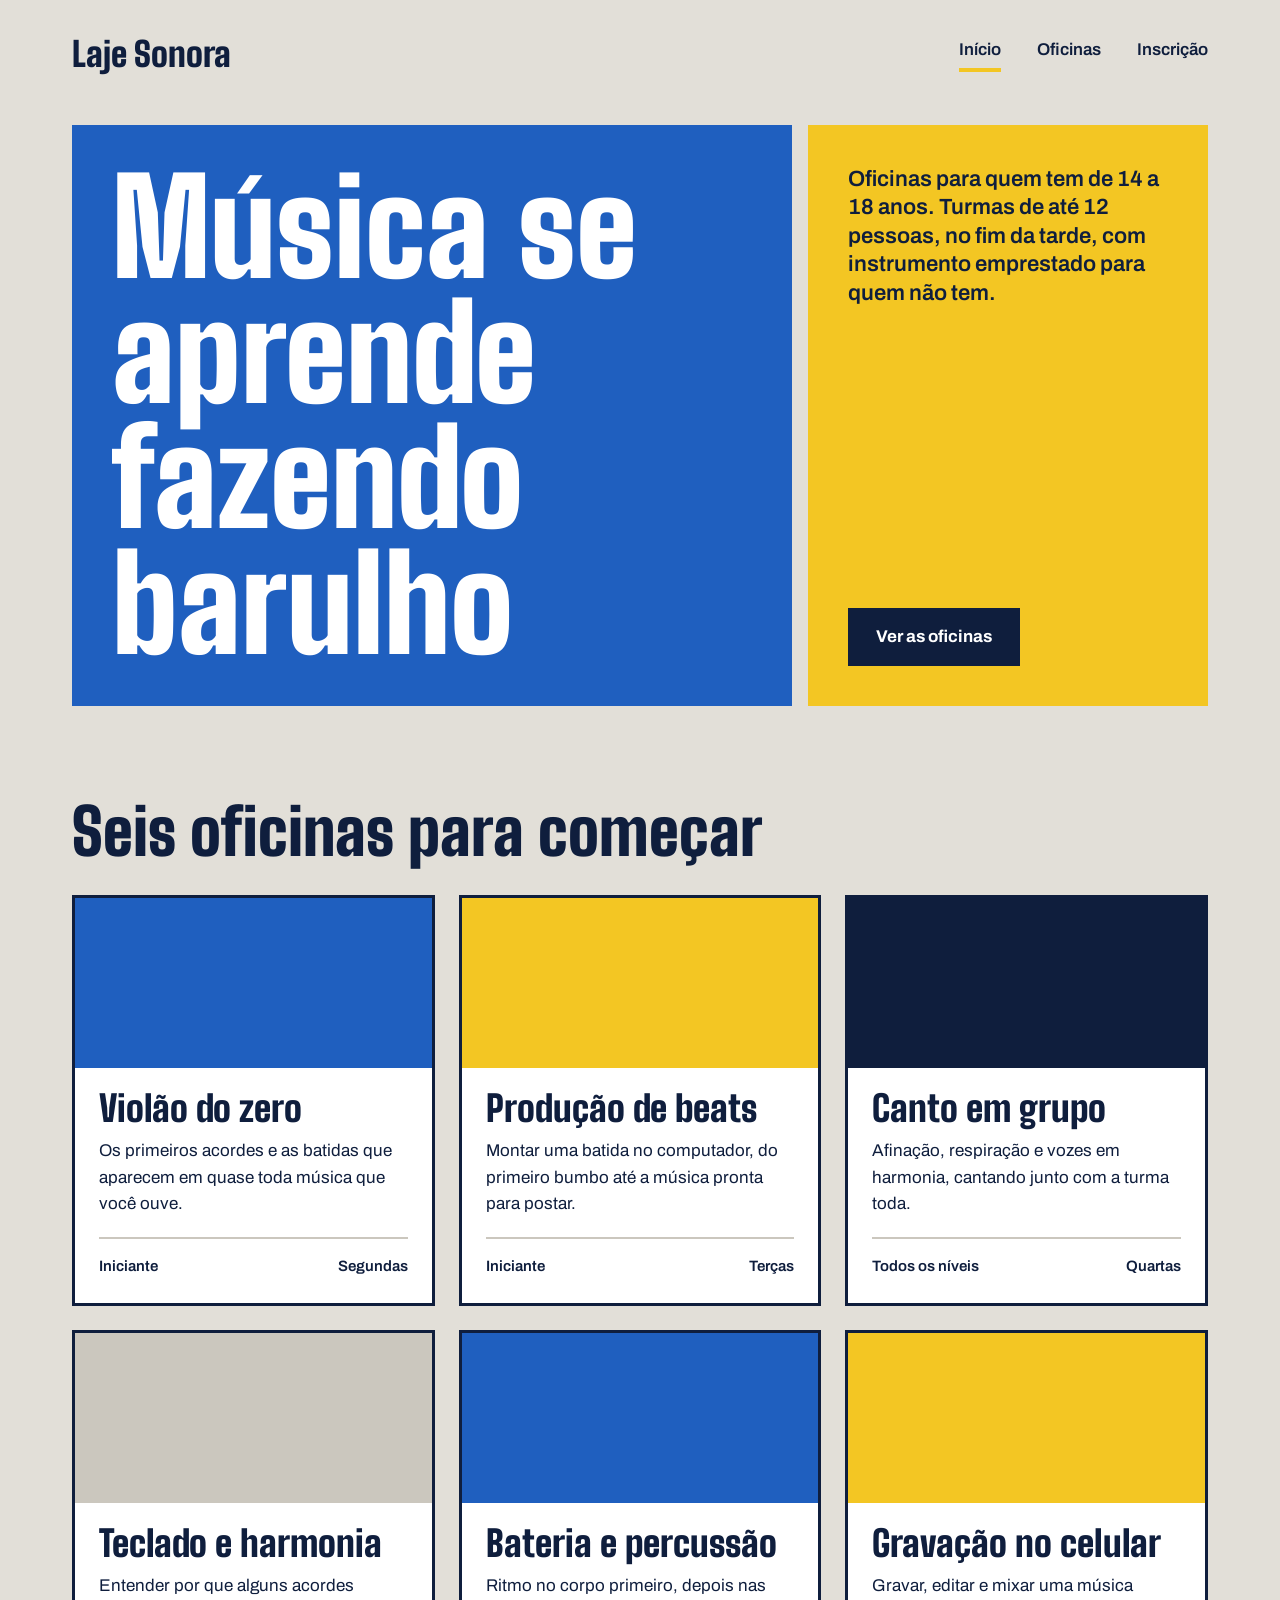
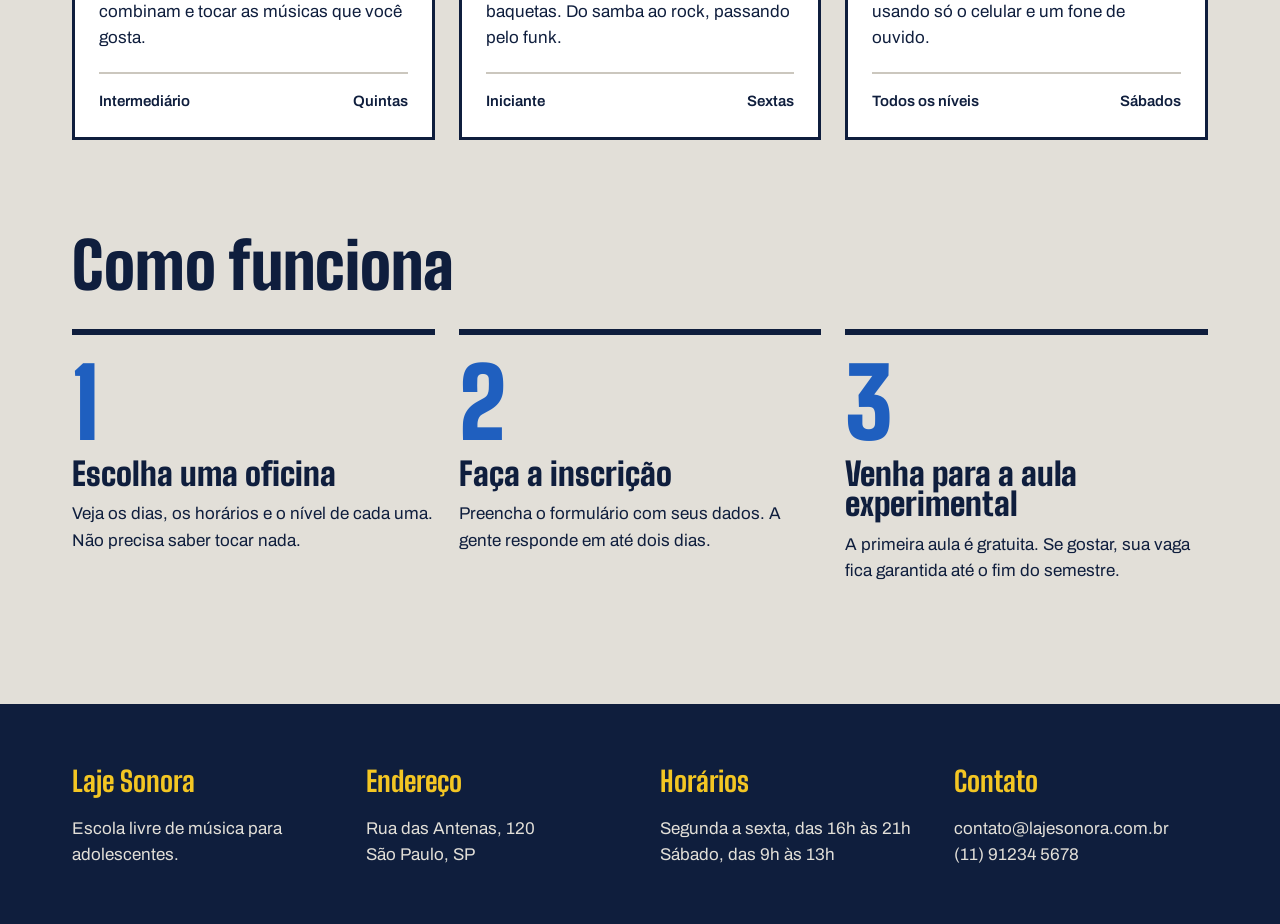
<file: index.html>
<!DOCTYPE html>
<html lang="pt-BR">
    <head>
        <meta charset="UTF-8">
        <meta name="viewport" content="width=device-width, initial-scale=1.0">
        <title>Laje Sonora | Início</title>
        <link rel="preconnect" href="https://fonts.googleapis.com">
    <link rel="preconnect" href="https://fonts.gstatic.com" crossorigin>
    <link href="https://fonts.googleapis.com/css2?family=Archivo:ital,wght@0,100..900;1,100..900&family=Big+Shoulders:opsz,wght@10..72,100..900&display=swap" rel="stylesheet">
        <link rel="stylesheet" href="index.css">
    </head>
<body>

    
    <header class="conteudo topo">
        <a href="index.html" class="logo">Laje Sonora</a>
        <nav class="menu">
            <a href="index.html" class="atual">Início</a>
            <a href="oficinas.html">Oficinas</a>
            <a href="inscricao.html">Inscrição</a>
        </nav>
    </header>

    <main>
        <section class="conteudo cartazes">
            <div class="cartaz cartaz-principal">
                <h1>Música se aprende fazendo barulho</h1>
            </div>
            <div class="cartaz cartaz-lateral">
                <p>Oficinas para quem tem de 14 a 18 anos. Turmas de até 12 pessoas, no fim da tarde, com instrumento emprestado para quem não tem.</p>
                <a href="oficinas.html" class="botao">Ver as oficinas</a>
            </div>
        </section>

        <section class="conteudo secao">
            <h2 class="titulo-secao">Seis oficinas para começar</h2>
            
            <div class="cards">
                
                <article class="card">
                    <div class="foto foto-azul"></div>
                    <div class="card-texto">
                        <h3>Violão do zero</h3>
                        <p>Os primeiros acordes e as batidas que aparecem em quase toda música que você ouve.</p>
                        <div class="card-info">
                            <span>Iniciante</span>
                            <span>Segundas</span>
                        </div>
                    </div>
                </article>

                <article class="card">
                    <div class="foto foto-amarela"></div>
                    <div class="card-texto">
                        <h3>Produção de beats</h3>
                        <p>Montar uma batida no computador, do primeiro bumbo até a música pronta para postar.</p>
                        <div class="card-info">
                            <span>Iniciante</span>
                            <span>Terças</span>
                        </div>
                    </div>
                </article>

                <article class="card">
                    <div class="foto foto-tinta"></div>
                    <div class="card-texto">
                        <h3>Canto em grupo</h3>
                        <p>Afinação, respiração e vozes em harmonia, cantando junto com a turma toda.</p>
                        <div class="card-info">
                            <span>Todos os níveis</span>
                            <span>Quartas</span>
                        </div>
                    </div>
                </article>

                <article class="card">
                    <div class="foto"></div>
                    <div class="card-texto">
                        <h3>Teclado e harmonia</h3>
                        <p>Entender por que alguns acordes combinam e tocar as músicas que você gosta.</p>
                        <div class="card-info">
                            <span>Intermediário</span>
                            <span>Quintas</span>
                        </div>
                    </div>
                </article>

                <article class="card">
                    <div class="foto foto-azul"></div>
                    <div class="card-texto">
                        <h3>Bateria e percussão</h3>
                        <p>Ritmo no corpo primeiro, depois nas baquetas. Do samba ao rock, passando pelo funk.</p>
                        <div class="card-info">
                            <span>Iniciante</span>
                            <span>Sextas</span>
                        </div>
                    </article>

                <article class="card">
                    <div class="foto foto-amarela"></div>
                    <div class="card-texto">
                        <h3>Gravação no celular</h3>
                        <p>Gravar, editar e mixar uma música usando só o celular e um fone de ouvido.</p>
                        <div class="card-info">
                            <span>Todos os níveis</span>
                            <span>Sábados</span>
                        </div>
                    </div>
                </article>

            </div>
        </section>
        <section class="conteudo secao">
            <h2 class="titulo-secao">Como funciona</h2>
            
            <div class="passos">
                
                <div class="passo">
                    <p class="passo-numero">1</p>
                    <h3>Escolha uma oficina</h3>
                    <p>Veja os dias, os horários e o nível de cada uma. Não precisa saber tocar nada.</p>
                </div>

                <div class="passo">
                    <p class="passo-numero">2</p>
                    <h3>Faça a inscrição</h3>
                    <p>Preencha o formulário com seus dados. A gente responde em até dois dias.</p>
                </div>

                <div class="passo">
                    <p class="passo-numero">3</p>
                    <h3>Venha para a aula experimental</h3>
                    <p>A primeira aula é gratuita. Se gostar, sua vaga fica garantida até o fim do semestre.</p>
                </div>

            </div>
        </section>
    </main>
    <footer class="rodape">
        <div class="conteudo rodape-colunas">
            
            <div class="rodape-coluna">
                <h4>Laje Sonora</h4>
                <p>Escola livre de música para adolescentes.</p>
            </div>
    
            <div class="rodape-coluna">
                <h4>Endereço</h4>
                <p>Rua das Antenas, 120<br>São Paulo, SP</p>
            </div>
    
            <div class="rodape-coluna">
                <h4>Horários</h4>
                <p>Segunda a sexta, das 16h às 21h<br>Sábado, das 9h às 13h</p>
            </div>
    
            <div class="rodape-coluna">
                <h4>Contato</h4>
                <p>contato@lajesonora.com.br<br>(11) 91234 5678</p>
            </div>
    
        </div>
    </footer>
</body>
</html>
</file>
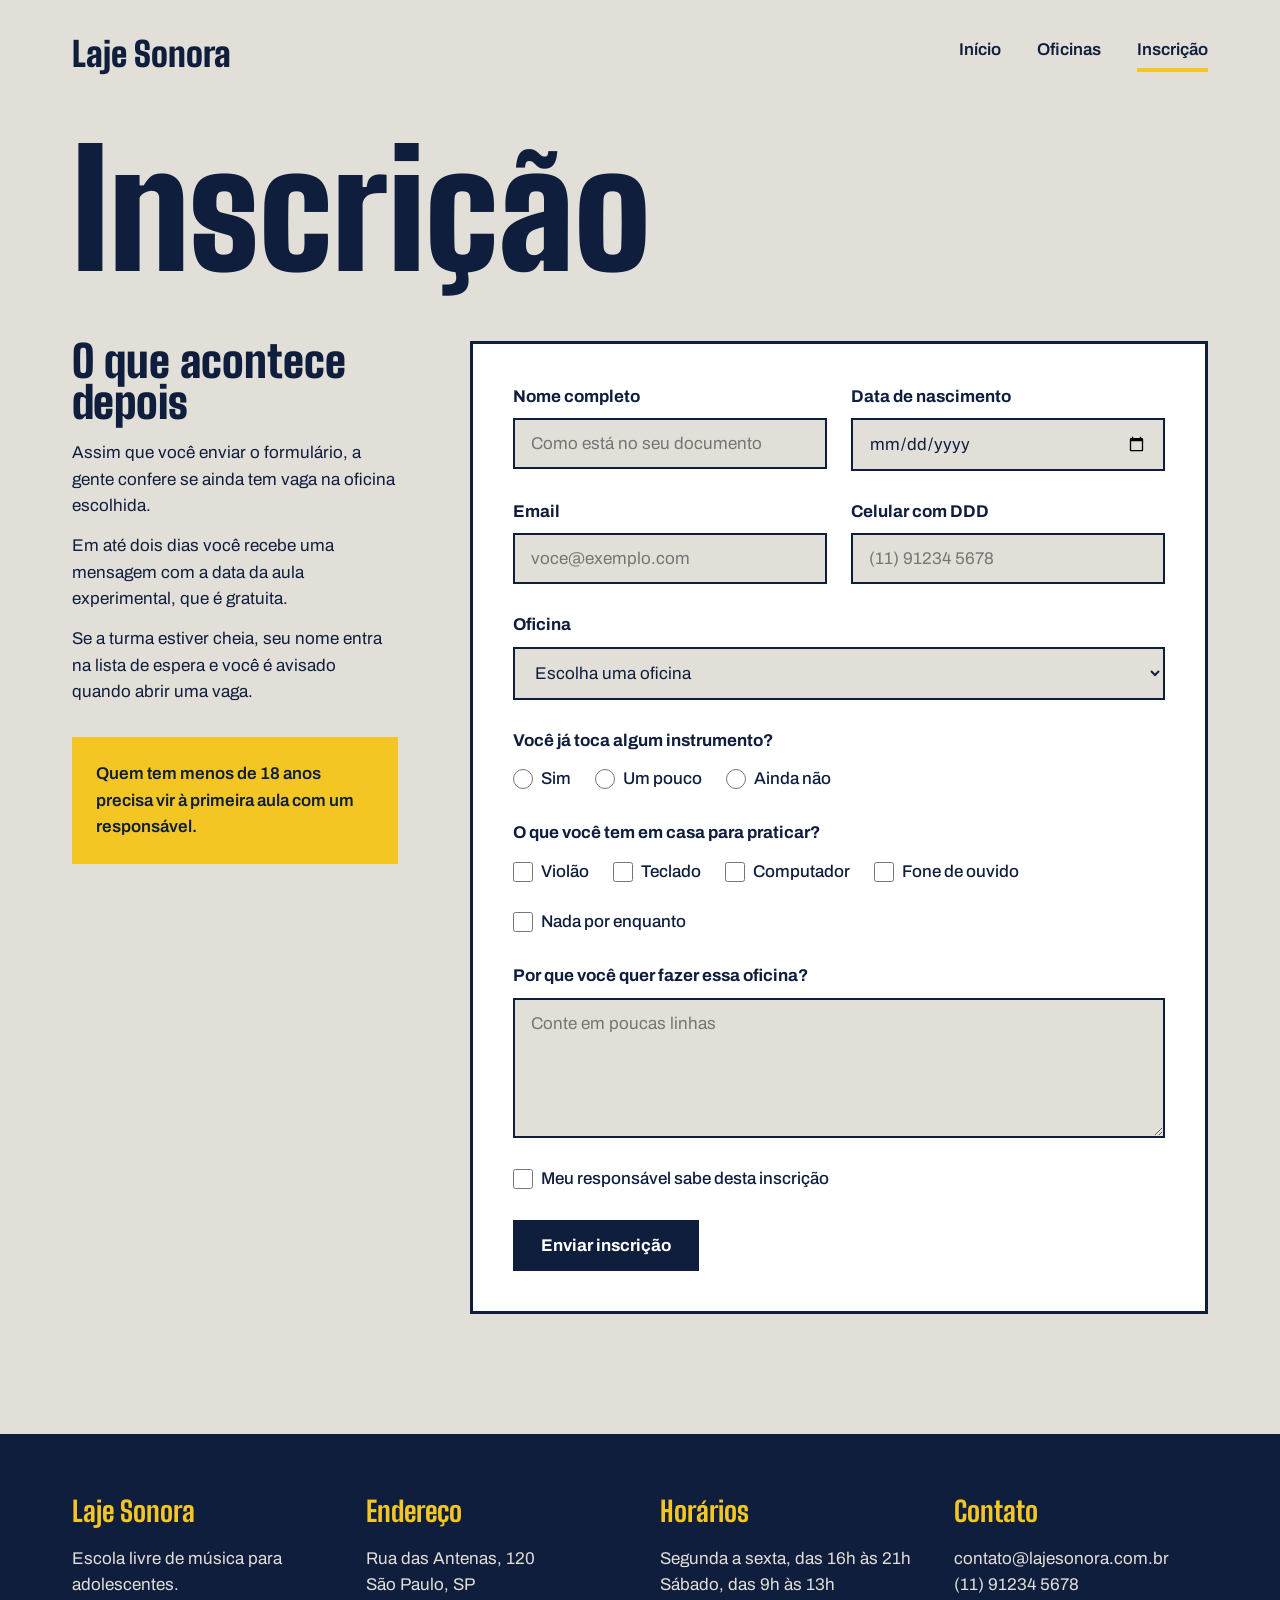
<file: inscricao.html>
<!DOCTYPE html>
<html lang="pt-BR">
<head>
    <meta charset="UTF-8">
    <meta name="viewport" content="width=device-width, initial-scale=1.0">
    <title>Laje Sonora | Inscrição</title>
    <link rel="preconnect" href="https://fonts.googleapis.com">
    <link rel="preconnect" href="https://fonts.gstatic.com" crossorigin>
    <link href="https://fonts.googleapis.com/css2?family=Archivo:ital,wght@0,100..900;1,100..900&family=Big+Shoulders:opsz,wght@10..72,100..900&display=swap" rel="stylesheet">
    <link rel="stylesheet" href="inscricao.css">
</head>
<body>
    <header class="topo">
        <a href="index.html" class="logo">Laje Sonora</a>
        <nav class="menu">
            <a href="index.html">Início</a>
            <a href="oficinas.html">Oficinas</a>
            <a href="inscricao.html" class="atual">Inscrição</a>
        </nav>
    </header>

    <main class="conteudo">
        <h1 class="titulo-pagina">Inscrição</h1>

        <div class="inscricao">
            <section class="explicacao">
                <h2>O que acontece depois</h2>
                <p>Assim que você enviar o formulário, a gente confere se ainda tem vaga na oficina escolhida.</p>
                <p>Em até dois dias você recebe uma mensagem com a data da aula experimental, que é gratuita.</p>
                <p>Se a turma estiver cheia, seu nome entra na lista de espera e você é avisado quando abrir uma vaga.</p>
                <p class="aviso">Quem tem menos de 18 anos precisa vir à primeira aula com um responsável.</p>
            </section>

            <form class="formulario" action="#" method="post">
                <div class="linha">
                    <div class="campo">
                        <label for="nome">Nome completo</label>
                        <input type="text" id="nome" name="nome" placeholder="Como está no seu documento" required>
                    </div>

                    <div class="campo">
                        <label for="nascimento">Data de nascimento</label>
                        <input type="date" id="nascimento" name="nascimento" required>
                    </div>
                </div>

                <div class="linha">
                    <div class="campo">
                        <label for="email">Email</label>
                        <input type="email" id="email" name="email" placeholder="voce@exemplo.com" required>
                    </div>

                    <div class="campo">
                        <label for="telefone">Celular com DDD</label>
                        <input type="tel" id="telefone" name="telefone" placeholder="(11) 91234 5678" required>
                    </div>
                </div>

                <div class="campo">
                    <label for="oficina">Oficina</label>
                    <select id="oficina" name="oficina" required>
                        <option value="">Escolha uma oficina</option>
                        <option value="violao">Violão do zero</option>
                        <option value="beats">Produção de beats</option>
                        <option value="canto">Canto em grupo</option>
                        <option value="teclado">Teclado e harmonia</option>
                        <option value="bateria">Bateria e percussão</option>
                        <option value="gravacao">Gravação no celular</option>
                    </select>
                </div>

                <fieldset class="grupo">
                    <legend>Você já toca algum instrumento?</legend>
                    <div class="opcoes">
                        <div class="opcao">
                            <input type="radio" id="tocaSim" name="toca" value="sim">
                            <label for="tocaSim">Sim</label>
                        </div>
                        <div class="opcao">
                            <input type="radio" id="tocaPouco" name="toca" value="pouco">
                            <label for="tocaPouco">Um pouco</label>
                        </div>
                        <div class="opcao">
                            <input type="radio" id="tocaNao" name="toca" value="nao">
                            <label for="tocaNao">Ainda não</label>
                        </div>
                    </div>
                </fieldset>

                <fieldset class="grupo">
                    <legend>O que você tem em casa para praticar?</legend>
                    <div class="opcoes">
                        <div class="opcao">
                            <input type="checkbox" id="temViolao" name="tem" value="violao">
                            <label for="temViolao">Violão</label>
                        </div>
                        <div class="opcao">
                            <input type="checkbox" id="temTeclado" name="tem" value="teclado">
                            <label for="temTeclado">Teclado</label>
                        </div>
                        <div class="opcao">
                            <input type="checkbox" id="temComputador" name="tem" value="computador">
                            <label for="temComputador">Computador</label>
                        </div>
                        <div class="opcao">
                            <input type="checkbox" id="temFone" name="tem" value="fone">
                            <label for="temFone">Fone de ouvido</label>
                        </div>
                        <div class="opcao">
                            <input type="checkbox" id="temNada" name="tem" value="nada">
                            <label for="temNada">Nada por enquanto</label>
                        </div>
                    </div>
                </fieldset>

                <div class="campo">
                    <label for="motivo">Por que você quer fazer essa oficina?</label>
                    <textarea id="motivo" name="motivo" placeholder="Conte em poucas linhas"></textarea>
                </div>

                <div class="opcao">
                    <input type="checkbox" id="responsavel" name="responsavel" required>
                    <label for="responsavel">Meu responsável sabe desta inscrição</label>
                </div>

                <div>
                    <button type="submit" class="botao">Enviar inscrição</button>
                </div>
            </form>
        </div>
    </main>
    <footer class="rodape">
        <div class="conteudo rodape-colunas">
            
            <div class="rodape-coluna">
                <h4>Laje Sonora</h4>
                <p>Escola livre de música para adolescentes.</p>
            </div>
    
            <div class="rodape-coluna">
                <h4>Endereço</h4>
                <p>Rua das Antenas, 120<br>São Paulo, SP</p>
            </div>
    
            <div class="rodape-coluna">
                <h4>Horários</h4>
                <p>Segunda a sexta, das 16h às 21h<br>Sábado, das 9h às 13h</p>
            </div>
    
            <div class="rodape-coluna">
                <h4>Contato</h4>
                <p>contato@lajesonora.com.br<br>(11) 91234 5678</p>
            </div>
    
        </div>
    </footer>
</body>
</html>
</file>
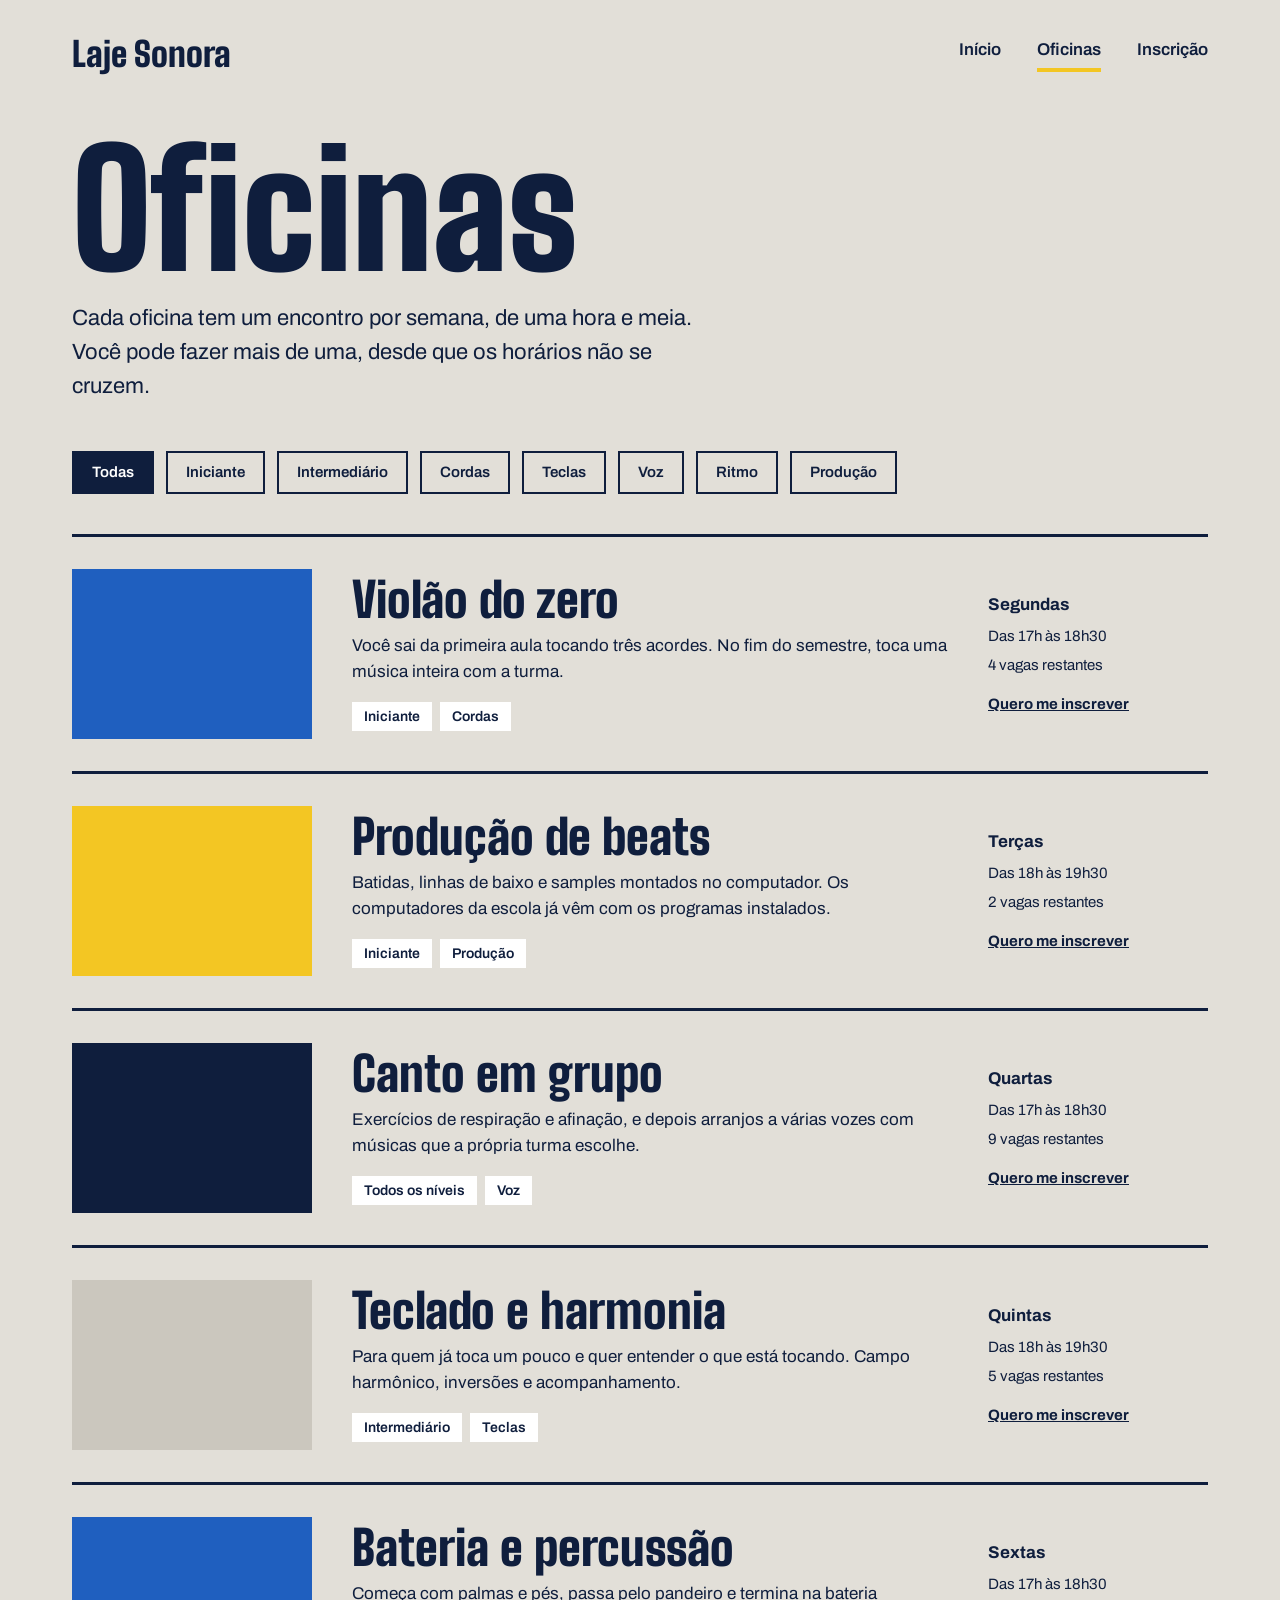
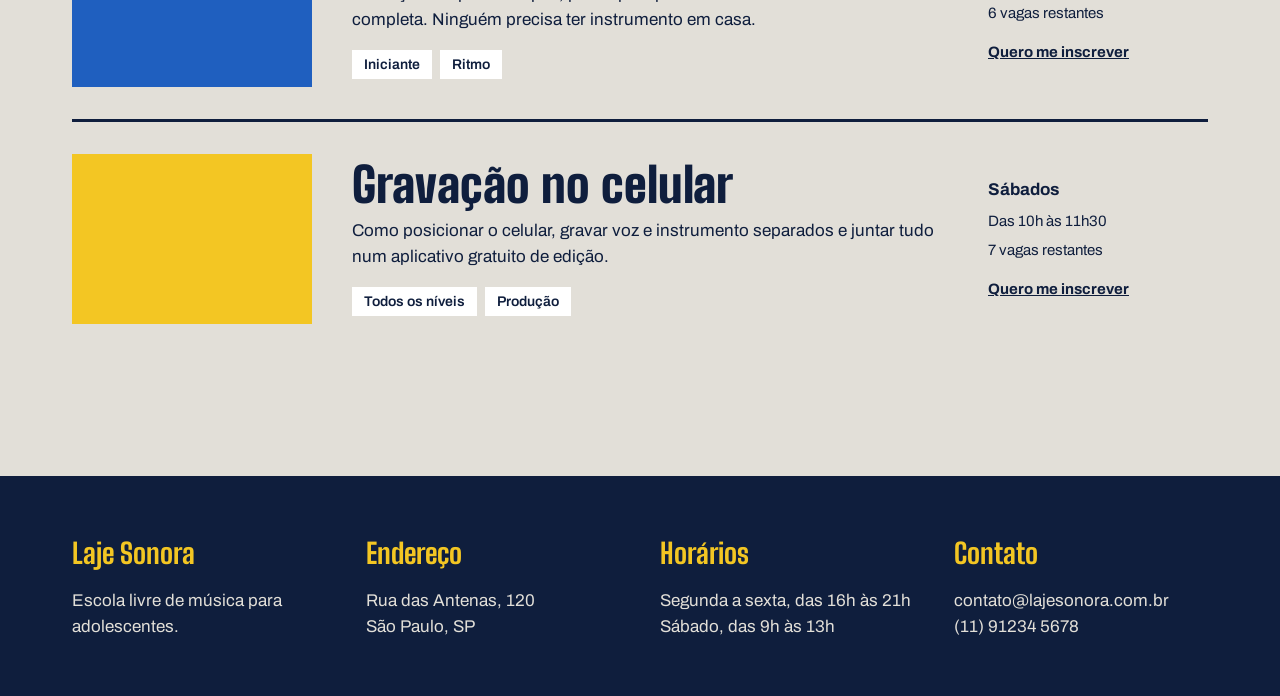
<file: oficinas.html>
<!DOCTYPE html>
<html lang="pt-BR">
<head>
  <meta charset="UTF-8">
  <meta name="viewport" content="width=device-width, initial-scale=1.0">
  <title>Laje Sonora | Oficinas</title>
  <link rel="preconnect" href="https://fonts.googleapis.com">
  <link rel="preconnect" href="https://fonts.gstatic.com" crossorigin>
  <link href="https://fonts.googleapis.com/css2?family=Archivo:ital,wght@0,100..900;1,100..900&family=Big+Shoulders:opsz,wght@10..72,100..900&display=swap" rel="stylesheet">
  <link rel="stylesheet" href="oficinas.css">
</head>
<body>

  <header class="topo">
    <a href="index.html" class="logo">Laje Sonora</a>
    <nav class="menu">
      <a href="index.html">Início</a>
      <a href="oficinas.html" class="atual">Oficinas</a>
      <a href="inscricao.html">Inscrição</a>
    </nav>
  </header>

  <main class="conteudo">
    <h1 class="titulo-pagina">Oficinas</h1>
    <p class="subtitulo-pagina">Cada oficina tem um encontro por semana, de uma hora e meia. Você pode fazer mais de uma, desde que os horários não se cruzem.</p>

    <div class="filtros">
      <span class="filtro ativo">Todas</span>
      <span class="filtro">Iniciante</span>
      <span class="filtro">Intermediário</span>
      <span class="filtro">Cordas</span>
      <span class="filtro">Teclas</span>
      <span class="filtro">Voz</span>
      <span class="filtro">Ritmo</span>
      <span class="filtro">Produção</span>
    </div>

    <div class="lista">

      <article class="oficina">
        <div class="foto foto-azul"></div>
        <div class="oficina-texto">
          <h2>Violão do zero</h2>
          <p>Você sai da primeira aula tocando três acordes. No fim do semestre, toca uma música inteira com a turma.</p>
          <div class="etiquetas">
            <span class="etiqueta">Iniciante</span>
            <span class="etiqueta">Cordas</span>
          </div>
        </div>
        <div class="oficina-detalhes">
          <strong>Segundas</strong>
          <span>Das 17h às 18h30</span>
          <span>4 vagas restantes</span>
          <a href="inscricao.html">Quero me inscrever</a>
        </div>
      </article>

      <article class="oficina">
        <div class="foto foto-amarela"></div>
        <div class="oficina-texto">
          <h2>Produção de beats</h2>
          <p>Batidas, linhas de baixo e samples montados no computador. Os computadores da escola já vêm com os programas instalados.</p>
          <div class="etiquetas">
            <span class="etiqueta">Iniciante</span>
            <span class="etiqueta">Produção</span>
          </div>
        </div>
        <div class="oficina-detalhes">
          <strong>Terças</strong>
          <span>Das 18h às 19h30</span>
          <span>2 vagas restantes</span>
          <a href="inscricao.html">Quero me inscrever</a>
        </div>
      </article>

      <article class="oficina">
        <div class="foto foto-tinta"></div>
        <div class="oficina-texto">
          <h2>Canto em grupo</h2>
          <p>Exercícios de respiração e afinação, e depois arranjos a várias vozes com músicas que a própria turma escolhe.</p>
          <div class="etiquetas">
            <span class="etiqueta">Todos os níveis</span>
            <span class="etiqueta">Voz</span>
          </div>
        </div>
        <div class="oficina-detalhes">
          <strong>Quartas</strong>
          <span>Das 17h às 18h30</span>
          <span>9 vagas restantes</span>
          <a href="inscricao.html">Quero me inscrever</a>
        </div>
      </article>

      <article class="oficina">
        <div class="foto"></div>
        <div class="oficina-texto">
          <h2>Teclado e harmonia</h2>
          <p>Para quem já toca um pouco e quer entender o que está tocando. Campo harmônico, inversões e acompanhamento.</p>
          <div class="etiquetas">
            <span class="etiqueta">Intermediário</span>
            <span class="etiqueta">Teclas</span>
          </div>
        </div>
        <div class="oficina-detalhes">
          <strong>Quintas</strong>
          <span>Das 18h às 19h30</span>
          <span>5 vagas restantes</span>
          <a href="inscricao.html">Quero me inscrever</a>
        </div>
      </article>

      <article class="oficina">
        <div class="foto foto-azul"></div>
        <div class="oficina-texto">
          <h2>Bateria e percussão</h2>
          <p>Começa com palmas e pés, passa pelo pandeiro e termina na bateria completa. Ninguém precisa ter instrumento em casa.</p>
          <div class="etiquetas">
            <span class="etiqueta">Iniciante</span>
            <span class="etiqueta">Ritmo</span>
          </div>
        </div>
        <div class="oficina-detalhes">
          <strong>Sextas</strong>
          <span>Das 17h às 18h30</span>
          <span>6 vagas restantes</span>
          <a href="inscricao.html">Quero me inscrever</a>
        </div>
      </article>

      <article class="oficina">
        <div class="foto foto-amarela"></div>
        <div class="oficina-texto">
          <h2>Gravação no celular</h2>
          <p>Como posicionar o celular, gravar voz e instrumento separados e juntar tudo num aplicativo gratuito de edição.</p>
          <div class="etiquetas">
            <span class="etiqueta">Todos os níveis</span>
            <span class="etiqueta">Produção</span>
          </div>
        </div>
        <div class="oficina-detalhes">
          <strong>Sábados</strong>
          <span>Das 10h às 11h30</span>
          <span>7 vagas restantes</span>
          <a href="inscricao.html">Quero me inscrever</a>
        </div>
      </article>

    </div>
  </main>

  <footer class="rodape">
    <div class="conteudo rodape-colunas">
        
        <div class="rodape-coluna">
            <h4>Laje Sonora</h4>
            <p>Escola livre de música para adolescentes.</p>
        </div>

        <div class="rodape-coluna">
            <h4>Endereço</h4>
            <p>Rua das Antenas, 120<br>São Paulo, SP</p>
        </div>

        <div class="rodape-coluna">
            <h4>Horários</h4>
            <p>Segunda a sexta, das 16h às 21h<br>Sábado, das 9h às 13h</p>
        </div>

        <div class="rodape-coluna">
            <h4>Contato</h4>
            <p>contato@lajesonora.com.br<br>(11) 91234 5678</p>
        </div>

    </div>
</footer>
</body>
</html>
</file>
<file: index.css>
* {
    margin: 0;
    padding: 0;
    box-sizing: border-box;
}

:root {
    --concreto: #e2DFD8;
    --concreto-escuro: #cBC7BE;
    --tinta: #0F1E3D;
    --caixa-dagua: #1F5FBF;
    --fita: #F3C623;
    --branco: #FFFFFF;

    --fonte-cartaz: "Big Shoulders", "Arial Narrow", sans-serif;
    --fonte-texto: "Archivo", Arial, sans-serif;
}

body {
    background-color: var(--concreto);
    color: var(--tinta);
    font-family: var(--fonte-texto);
    font-size: 17px;
    line-height: 1.55;
}

a {
    color: inherit;
}

h1, h2, h3 {
    font-family: var(--fonte-cartaz);
    font-weight: 900;
    line-height: 0.95;
}

.conteudo {
    max-width: 1200px;
    margin-inline: auto;
    padding-inline: 32px;
}

.topo {
    padding-block: 28px;
    display: flex;
    justify-content: space-between;
    align-items: center;
}

.logo {
    font-family: var(--fonte-cartaz);
    font-size: 34px;
    font-weight: 900;
    text-decoration: none;
}

.menu {
    display: flex;
    gap: 36px;
}

.menu a {
    font-weight: 600;
    text-decoration: none;
    padding-bottom: 4px;
    border-bottom: 4px solid transparent;
}

.menu a:hover {
    border-bottom-color: var(--tinta);
}

.menu a.atual {
    border-bottom-color: var(--fita);
}

.cartazes {
    margin-top: 16px;
    display: flex;
    gap: 16px;
}

.cartaz {
    padding: 40px;
}

.cartaz-principal {
    background-color: var(--caixa-dagua);
    color: var(--branco);
    flex: 2;
}

.cartaz-principal h1 {
    font-size: 132px;
    max-width: 9ch;
}

.cartaz-lateral {
    background-color: var(--fita);
    flex: 1;
    display: flex;
    flex-direction: column;
    justify-content: space-between;
    gap: 32px;
    align-items: flex-start;
}

.cartaz-lateral p {
    font-size: 22px;
    font-weight: 600;
    line-height: 1.3;
}

.botao {
    background-color: var(--tinta);
    color: var(--branco);
    font-weight: 700;
    text-decoration: none;
    padding: 16px 28px;
    border: none;
    font-family: var(--fonte-texto);
    font-size: 17px;
    cursor: pointer;
}

.botao:hover {
    background-color: var(--caixa-dagua);
}

.secao {
    margin-top: 96px;
}

.titulo-secao {
    font-size: 64px;
    margin-bottom: 32px;
}

.cards {
    display: flex;
    flex-wrap: wrap;
    gap: 24px;
}

.card {
    background-color: var(--branco);
    border: 3px solid var(--tinta);
    flex: 1 1 340px;
}

.card .foto {
    height: 170px;
}

.foto {
    background-color: var(--concreto-escuro);
}

.foto-azul {
    background-color: var(--caixa-dagua);
}

.foto-amarela {
    background-color: var(--fita);
}

.foto-tinta {
    background-color: var(--tinta);
}

.card-texto {
    padding: 24px;
}

.card h3 {
    font-size: 36px;
    margin-bottom: 12px;
}

.card-info {
    margin-top: 20px;
    padding-top: 16px;
    border-top: 2px solid var(--concreto-escuro);
    font-weight: 600;
    font-size: 15px;
    display: flex;
    justify-content: space-between;
}

.passos {
    display: flex;
    gap: 24px;
}

.passo {
    border-top: 6px solid var(--tinta);
    padding-top: 20px;
    flex: 1;
}

.passo-numero {
    font-family: var(--fonte-cartaz);
    font-size: 96px;
    font-weight: 900;
    line-height: 1;
    color: var(--caixa-dagua);
}

.passo h3 {
    font-size: 32px;
    margin-block: 8px 12px;
} 

.rodape {
    margin-top: 120px;
    background-color: var(--tinta);
    color: var(--concreto);
    padding-top: 56px;
    padding-bottom: 56px;
}

.rodape-colunas {
    display: flex;
    gap: 40px;
}

.rodape-coluna {
    flex: 1;
}

.rodape h4 {
    font-family: var(--fonte-cartaz);
    font-size: 28px;
    color: var(--fita);
    margin-bottom: 12px;
}

@media (max-width: 800px) {
    .cartazes,
    .passos,
    .rodape-colunas {
      flex-direction: column;
    }
  
    .cartaz-principal h1 {
      font-size: 84px;
    }
  }
</file>
<file: inscricao.css>
* {
    margin: 0;
    padding: 0;
    box-sizing: border-box;
  }
  
  :root {
    --concreto: #e2DFD8;
    --concreto-escuro: #cBC7BE;
    --tinta: #0F1E3D;
    --caixa-dagua: #1F5FBF;
    --fita: #F3C623;
    --branco: #FFFFFF;
  
    --fonte-cartaz: "Big Shoulders", "Arial Narrow", sans-serif;
    --fonte-texto: "Archivo", Arial, sans-serif;
  }
  
  body {
    background-color: var(--concreto);
    color: var(--tinta);
    font-family: var(--fonte-texto);
    font-size: 17px;
    line-height: 1.55;
  }
  
  a {
    color: inherit;
  }
  
  h1, h2, h3 {
    font-family: var(--fonte-cartaz);
    font-weight: 900;
    line-height: 0.95;
  }
  
  .conteudo {
    max-width: 1200px;
    margin-inline: auto;
    padding-inline: 32px;
  }
  
  .topo {
    max-width: 1200px;
    margin-inline: auto;
    padding: 28px 32px;
    display: flex;
    justify-content: space-between;
    align-items: center;
  }
  
  .logo {
    font-family: var(--fonte-cartaz);
    font-size: 34px;
    font-weight: 900;
    text-decoration: none;
  }
  
  .menu {
    display: flex;
    gap: 36px;
  }
  
  .menu a {
    font-weight: 600;
    text-decoration: none;
    padding-bottom: 4px;
    border-bottom: 4px solid transparent;
  }
  
  .menu a:hover {
    border-bottom-color: var(--tinta);
  }
  
  .menu a.atual {
    border-bottom-color: var(--fita);
  }
  
  .rodape {
    margin-top: 120px;
    background-color: var(--tinta);
    color: var(--concreto);
    padding-top: 56px;
    padding-bottom: 56px;
  }
  
  .rodape-colunas {
    display: flex;
    gap: 40px;
  }
  
  .rodape-coluna {
    flex: 1;
  }
  
  .rodape h4 {
    font-family: var(--fonte-cartaz);
    font-size: 28px;
    color: var(--fita);
    margin-bottom: 12px;
  }
  
  .titulo-pagina {
    font-size: 160px;
    margin-top: 24px;
  }
  
  .botao {
    background-color: var(--tinta);
    color: var(--branco);
    font-weight: 700;
    text-decoration: none;
    padding: 16px 28px;
    border: none;
    font-family: var(--fonte-texto);
    font-size: 17px;
    cursor: pointer;
  }
  
  .botao:hover {
    background-color: var(--caixa-dagua);
  }
  
  .inscricao {
    margin-top: 56px;
    display: flex;
    gap: 72px;
  }
  
  .explicacao {
    flex: 1;
  }
  
  .explicacao h2 {
    font-size: 44px;
    margin-bottom: 16px;
  }
  
  .explicacao p + p {
    margin-top: 14px;
  }
  
  .explicacao .aviso {
    margin-top: 32px;
    padding: 24px;
    background-color: var(--fita);
    font-weight: 600;
  }
  
  .formulario {
    background-color: var(--branco);
    border: 3px solid var(--tinta);
    padding: 40px;
    flex: 2;
    display: flex;
    flex-direction: column;
    gap: 28px;
  }
  
  .linha {
    display: flex;
    gap: 24px;
  }
  
  .campo {
    flex: 1;
    display: flex;
    flex-direction: column;
    gap: 8px;
  }
  
  .grupo legend {
    margin-bottom: 12px;
  }
  
  .opcoes {
    display: flex;
    flex-wrap: wrap;
    gap: 24px;
  }
  
  .opcao {
    display: flex;
    align-items: center;
    gap: 8px;
  }

  .formulario label,
.formulario legend {
  font-weight: 700;
}

.formulario fieldset {
  border: none;
}

.formulario input[type="text"],
.formulario input[type="email"],
.formulario input[type="tel"],
.formulario input[type="date"],
.formulario select,
.formulario textarea {
  width: 100%;
  padding: 14px 16px;
  border: 2px solid var(--tinta);
  background-color: var(--concreto);
  font-family: var(--fonte-texto);
  font-size: 17px;
  color: var(--tinta);
}

.formulario input:focus,
.formulario select:focus,
.formulario textarea:focus {
  outline: 3px solid var(--caixa-dagua);
  outline-offset: 2px;
  background-color: var(--branco);
}

.formulario textarea {
  height: 140px;
  resize: vertical;
}

.formulario .opcao label {
  font-weight: 500;
}

.formulario input[type="radio"],
.formulario input[type="checkbox"] {
  width: 20px;
  height: 20px;
  accent-color: var(--caixa-dagua);
}

@media (max-width: 800px) {
    .cartazes,
    .passos,
    .rodape-colunas {
      flex-direction: column;
    }
  
    .cartaz-principal h1 {
      font-size: 84px;
    }
  }
</file>
<file: oficinas.css>
* {
    margin: 0;
    padding: 0;
    box-sizing: border-box;
  }
  
  :root {
    --concreto: #e2DFD8;
    --concreto-escuro: #cBC7BE;
    --tinta: #0F1E3D;
    --caixa-dagua: #1F5FBF;
    --fita: #F3C623;
    --branco: #FFFFFF;
  
    --fonte-cartaz: "Big Shoulders", "Arial Narrow", sans-serif;
    --fonte-texto: "Archivo", Arial, sans-serif;
  }
  
  body {
    background-color: var(--concreto);
    color: var(--tinta);
    font-family: var(--fonte-texto);
    font-size: 17px;
    line-height: 1.55;
  }
  
  a {
    color: inherit;
  }
  
  h1, h2, h3 {
    font-family: var(--fonte-cartaz);
    font-weight: 900;
    line-height: 0.95;
  }
  
  .conteudo {
    max-width: 1200px;
    margin-inline: auto;
    padding-inline: 32px;
  }
  
  .topo {
    max-width: 1200px;
    margin-inline: auto;
    padding: 28px 32px;
    display: flex;
    justify-content: space-between;
    align-items: center;
  }
  
  .logo {
    font-family: var(--fonte-cartaz);
    font-size: 34px;
    font-weight: 900;
    text-decoration: none;
  }
  
  .menu {
    display: flex;
    gap: 36px;
  }
  
  .menu a {
    font-weight: 600;
    text-decoration: none;
    padding-bottom: 4px;
    border-bottom: 4px solid transparent;
  }
  
  .menu a:hover {
    border-bottom-color: var(--tinta);
  }
  
  .menu a.atual {
    border-bottom-color: var(--fita);
  }
  
  .foto {
    background-color: var(--concreto-escuro);
  }
  
  .foto-azul {
    background-color: var(--caixa-dagua);
  }
  
  .foto-amarela {
    background-color: var(--fita);
  }
  
  .foto-tinta {
    background-color: var(--tinta);
  }
  
  .rodape {
    margin-top: 120px;
    background-color: var(--tinta);
    color: var(--concreto);
    padding-top: 56px;
    padding-bottom: 56px;
  }
  
  .rodape-colunas {
    display: flex;
    gap: 40px;
  }
  
  .rodape-coluna {
    flex: 1;
  }
  
  .rodape h4 {
    font-family: var(--fonte-cartaz);
    font-size: 28px;
    color: var(--fita);
    margin-bottom: 12px;
  }
  
  .titulo-pagina {
    font-size: 160px;
    margin-top: 24px;
  }
  
  .subtitulo-pagina {
    font-size: 22px;
    max-width: 640px;
    margin-top: 16px;
  }
  
  .filtros {
    margin-top: 48px;
    display: flex;
    flex-wrap: wrap;
    gap: 12px;
  }
  
  .filtro {
    border: 2px solid var(--tinta);
    padding: 8px 18px;
    font-weight: 600;
    font-size: 15px;
  }
  
  .filtro.ativo {
    background-color: var(--tinta);
    color: var(--branco);
  }
  
  .lista {
    margin-top: 40px;
  }
  
  .oficina {
    padding: 32px 0;
    border-top: 3px solid var(--tinta);
    display: flex;
    align-items: center;
    gap: 40px;
  }
  
  .oficina .foto {
    width: 240px;
    height: 170px;
    flex-shrink: 0;
  }
  
  .oficina-texto {
    flex: 1;
  }
  
  .oficina h2 {
    font-size: 48px;
    margin-bottom: 10px;
  }
  
  .etiquetas {
    margin-top: 16px;
    display: flex;
    gap: 8px;
  }
  
  .etiqueta {
    background-color: var(--branco);
    padding: 4px 12px;
    font-size: 14px;
    font-weight: 600;
  }
  
  .oficina-detalhes {
    width: 220px;
    font-size: 15px;
    display: flex;
    flex-direction: column;
    gap: 6px;
  }
  
  .oficina-detalhes strong {
    font-size: 17px;
  }
  
  .oficina-detalhes a {
    margin-top: 10px;
    font-weight: 700;
  }
  
  @media (max-width: 800px) {
    .oficina,
    .rodape-colunas {
      flex-direction: column;
      align-items: stretch;
    }
  
    .titulo-pagina {
      font-size: 96px;
    }
  
    .oficina .foto,
    .oficina-detalhes {
      width: 100%;
    }
  }
</file>
